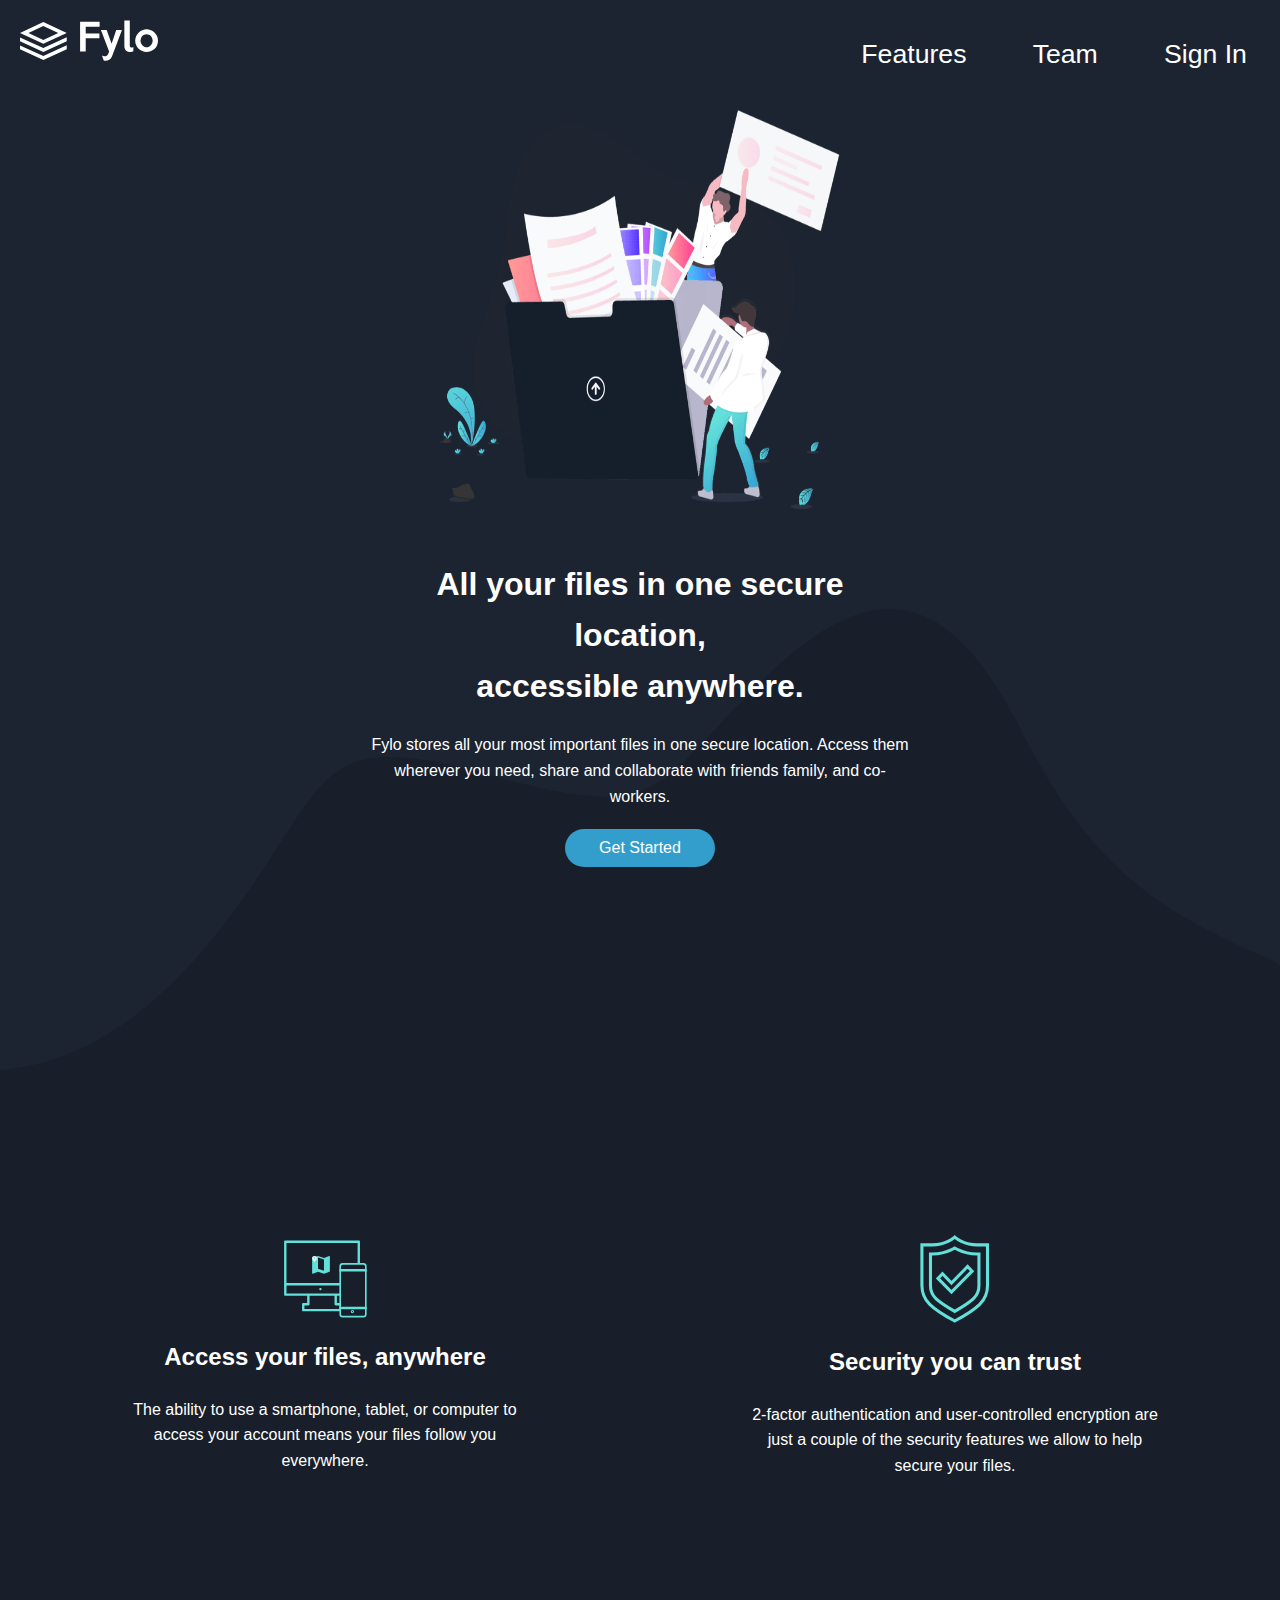
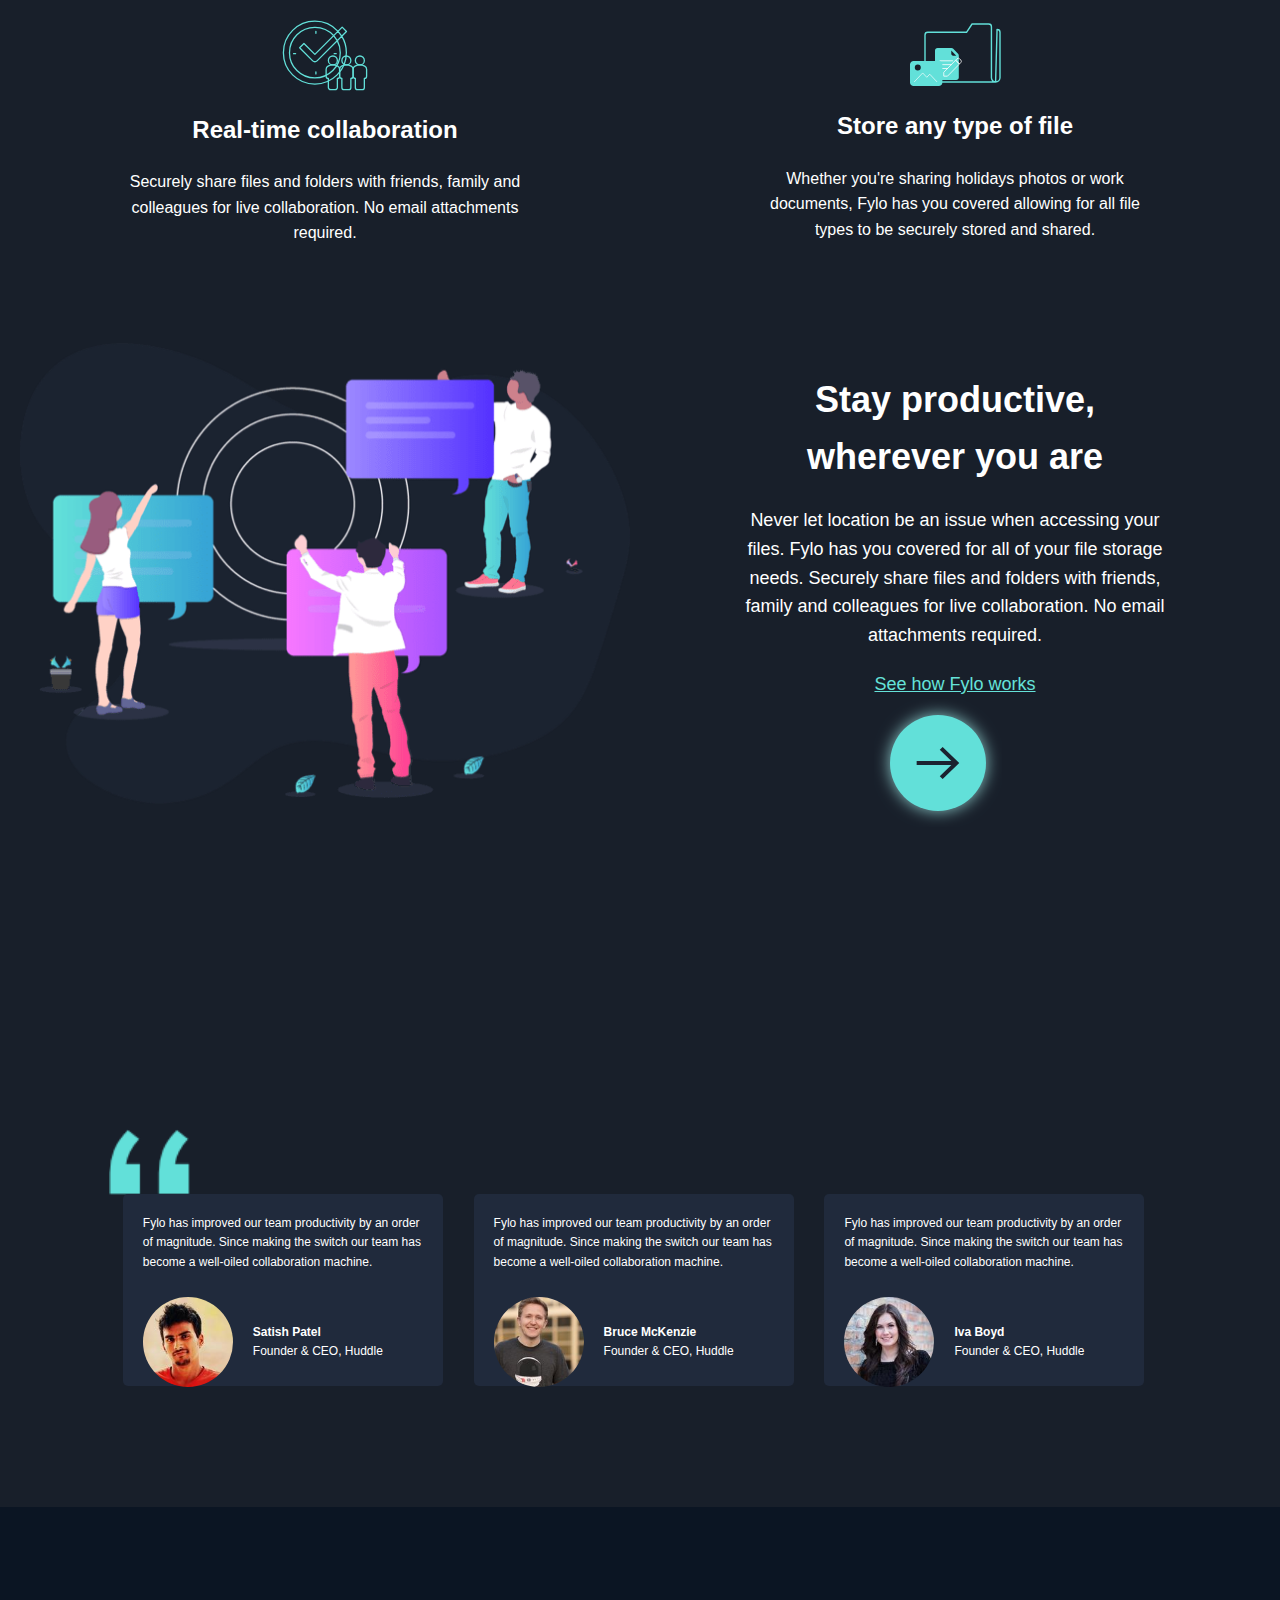
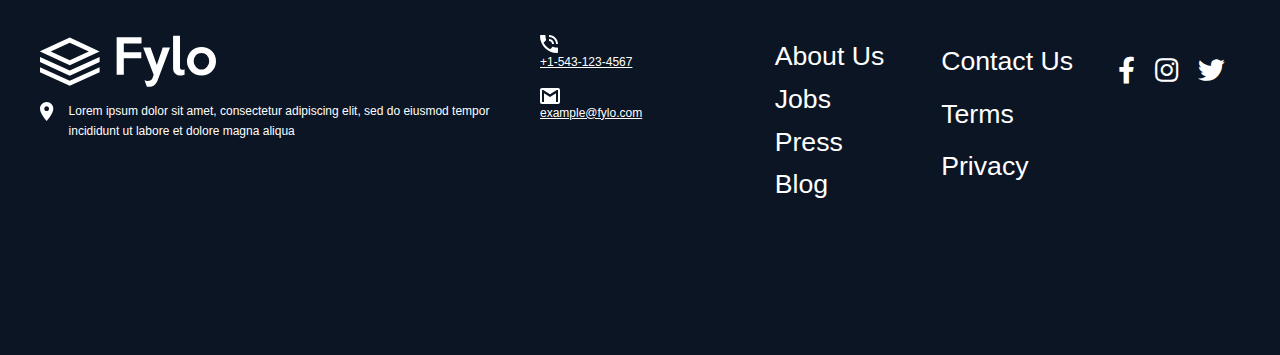
<file: index.html>
<!DOCTYPE html>
<html lang="pt-BR">

<head>
  <meta charset="UTF-8" />
  <meta name="viewport" content="width=device-width, initial-scale=1.0" />
  <title>Front-end Mentor</title>
  <link rel="stylesheet" href="styles.css" />
  <link rel="stylesheet" href="https://use.fontawesome.com/releases/v5.1.0/css/all.css">
</head>

<body>
  <header>
    <a href="" id="logo"><img src="images/logo.svg" alt="logo" /></a>

    <nav id="menu" aria-label="Menu principal">
      <a href="#">Features</a>
      <a href="#">Team</a>
      <a href="#">Sign In</a>
    </nav>
  </header>

  <main>
    <section class="hero">
      <div>
        <img src="images/illustration-intro.png" alt="" aria-hidden="true" />
      </div>

      <div class="text">
        <h1>
          All your files in one secure location, <br />
          accessible anywhere.
        </h1>
        <p>
          Fylo stores all your most important files in one secure location.
          Access them wherever you need, share and collaborate with friends
          family, and co-workers.
        </p>

        <button aria-label="Começar agora">Get Started</button>
      </div>
    </section>

    <section class="services">
      <div class="card">
        <img src="images/icon-access-anywhere.svg" alt="" aria-hidden="true" />
        <h2>Access your files, anywhere</h2>
        <p>
          The ability to use a smartphone, tablet, or computer to access your
          account means your files follow you everywhere.
        </p>
      </div>

      <div class="card">
        <img src="images/icon-security.svg" alt="" aria-hidden="true" />
        <h2>Security you can trust</h2>
        <p>
          2-factor authentication and user-controlled encryption are just a
          couple of the security features we allow to help secure your files.
        </p>
      </div>

      <div class="card">
        <img src="images/icon-collaboration.svg" alt="" aria-hidden="true" />
        <h2>Real-time collaboration</h2>
        <p>
          Securely share files and folders with friends, family and colleagues
          for live collaboration. No email attachments required.
        </p>
      </div>

      <div class="card">
        <img src="images/icon-any-file.svg" alt="" aria-hidden="true" />
        <h2>Store any type of file</h2>
        <p>
          Whether you're sharing holidays photos or work documents, Fylo has
          you covered allowing for all file types to be securely stored and
          shared.
        </p>
      </div>
    </section>

    <section class="finish">
      <img src="images/illustration-stay-productive.png" alt="" aria-hidden="true" />

      <div class="texto">
        <h1>
          Stay productive, <br />
          wherever you are
        </h1>
        <p>
          Never let location be an issue when accessing your files. Fylo has
          you covered for all of your file storage needs. Securely share files
          and folders with friends, family and colleagues for live
          collaboration. No email attachments required.
        </p>

        <a href="">
          See how Fylo works <img class="seta" src="images/icon-arrow.svg" alt="" aria-hidden="true" /></a>
      </div>
    </section>

    <section class="depoimentos">
      <img id="aspas" src="images/bg-quotes.png" alt="" aria-hidden="true" />
      <div class="card2">
        <p>
          Fylo has improved our team productivity by an order of magnitude.
          Since making the switch our team has become a well-oiled
          collaboration machine.
        </p>
        <div class="perfil">
          <img src="images/profile-1.jpg" alt="Foto de Satish Patel" />
          <p>
            <strong>Satish Patel</strong> <br />
            Founder & CEO, Huddle
          </p>
        </div>
      </div>

      <div class="card2">
        <p>
          Fylo has improved our team productivity by an order of magnitude.
          Since making the switch our team has become a well-oiled
          collaboration machine.
        </p>
        <div class="perfil">
          <img src="images/profile-2.jpg" alt="Foto de Bruce McKenzie" />
          <p>
            <strong> Bruce McKenzie</strong> <br />
            Founder & CEO, Huddle
          </p>
        </div>
      </div>

      <div class="card2">
        <p>
          Fylo has improved our team productivity by an order of magnitude.
          Since making the switch our team has become a well-oiled
          collaboration machine.
        </p>
        <div class="perfil">
          <img src="images/profile-3.jpg" alt="Foto de Iva Boyd" />
          <p>
            <strong>Iva Boyd</strong> <br />
            Founder & CEO, Huddle
          </p>
        </div>
      </div>
    </section>

    <span class="contato" id="popup-contato">
      <button id="fechar-popup" aria-label="Fechar popup" style="align-self: flex-end;">✕</button>

      <h1> Get early access today</h1>
      <p> It only takes a minute to sign up and our free starter tier is extremely generous. If you have any
        questions, our support team would be happy to help you.</p>

      <div class="form">
        <input type="email" id="email" name="email" aria-label="Digite seu e-mail" />
        <button aria-label="Inscrever-se gratuitamente">Get Started For Free</button>
      </div>
    </span>
  </main>

  <footer>
    <div class="footer-content">

      <div class="footer-logo">
        <div><img src="images/logo.svg" alt="logo" /></div>

        <div class="txt">
          <img src="images/icon-location.svg" alt="" aria-hidden="true" />
          <p>
            Lorem ipsum dolor sit amet, consectetur adipiscing elit, sed do
            eiusmod tempor incididunt ut labore et dolore magna aliqua
          </p>
        </div>
      </div>

      <div class="contacts">
        <a href=""><img src="images/icon-phone.svg" alt="Telefone" />+1-543-123-4567 <br />
        </a>
        <a href=""><img src="images/icon-email.svg" alt="Email" /> example@fylo.com</a>
      </div>

      <nav class="footer-menu" aria-label="Menu do rodapé">
        <div class="footer-nav">
          <ul>
            <li><a href="#">About Us</a></li>
            <li><a href="#">Jobs</a></li>
            <li><a href="#">Press</a></li>
            <li><a href="#">Blog</a></li>
          </ul>
        </div>

        <div class="footer-links">
          <ul>
            <li><a href="#">Contact Us</a></li>
            <li><a href="#">Terms</a></li>
            <li><a href="#">Privacy</a></li>
          </ul>
        </div>

        <div class="social">
          <a href="#" target="_blank" aria-label="Facebook">
            <i class="fab fa-facebook-f"></i>
          </a>
          <a href="#" target="_blank" aria-label="Instagram">
            <i class="fab fa-instagram"></i>
          </a>
          <a href="#" target="_blank" aria-label="Twitter">
            <i class="fab fa-twitter"></i>
          </a>
        </div>
      </nav>
    </div>
  </footer>

  <script>
  const popupContato = document.getElementById("popup-contato");
  const footer = document.querySelector("footer");
  const fecharPopup = document.getElementById("fechar-popup");

  let popupFechado = false; // variável em memória para controlar estado

  window.addEventListener("scroll", () => {
    if (popupFechado) return; // se já fechou, não mostra mais

    const footerTop = footer.getBoundingClientRect().top;
    const windowHeight = window.innerHeight;

    if (footerTop <= windowHeight) {
      popupContato.style.opacity = "1";
      popupContato.style.transform = "translateY(0)";
      popupContato.style.pointerEvents = "auto";
    }
  });

  fecharPopup.addEventListener("click", () => {
    popupContato.style.opacity = "0";
    popupContato.style.transform = "translateY(50px)";
    popupContato.style.pointerEvents = "none";

    popupFechado = true; // marca que fechou
  });
</script>

</body>

</html>
</file>
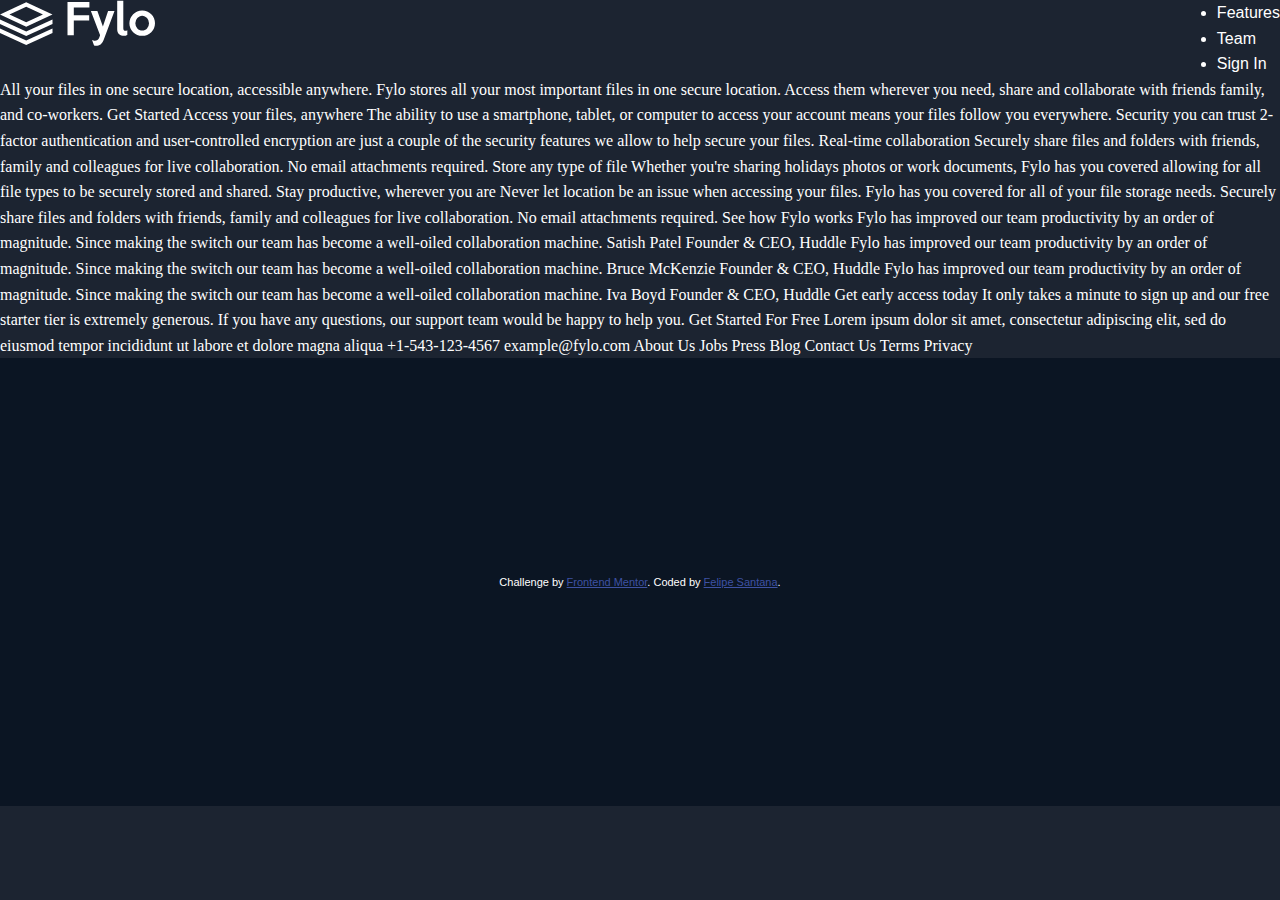
<file: indexmod.html>
<!DOCTYPE html>
<html lang="pt-br">
<head>
  <meta charset="UTF-8">
  <meta name="viewport" content="width=device-width, initial-scale=1.0"> <!-- displays site properly based on user's device -->

  <link rel="icon" type="image/png" sizes="32x32" href="./images/favicon-32x32.png">
  
  <title>Frontend Mentor | Fylo landing page with dark theme and features grid</title>
  <link rel="stylesheet" href="styles.css"> <!-- link to the stylesheet -->

  <!-- Feel free to remove these styles or customise in your own stylesheet 👍 -->
  <style>
    .attribution { font-size: 11px; text-align: center; }
    .attribution a { color: hsl(228, 45%, 44%); }
  </style>
</head>
<body>

  <header><div class="logo"><img src="images/logo.svg" alt=""></div>
  <nav><ul>
   
    <li> Features</li>
     <li>Team</li>
    <li>  Sign In</li>
  </ul></nav>
  </header>
 
 

  All your files in one secure location, accessible anywhere.

  Fylo stores all your most important files in one secure location. Access them wherever 
  you need, share and collaborate with friends family, and co-workers.

  Get Started

  Access your files, anywhere

  The ability to use a smartphone, tablet, or computer to access your account means your 
  files follow you everywhere.

  Security you can trust

  2-factor authentication and user-controlled encryption are just a couple of the security 
  features we allow to help secure your files.

  Real-time collaboration

  Securely share files and folders with friends, family and colleagues for live collaboration. 
  No email attachments required.

  Store any type of file

  Whether you're sharing holidays photos or work documents, Fylo has you covered allowing for all 
  file types to be securely stored and shared.

  Stay productive, wherever you are

  Never let location be an issue when accessing your files. Fylo has you covered for all of your file 
  storage needs.

  Securely share files and folders with friends, family and colleagues for live collaboration. No email 
  attachments required.

  See how Fylo works

  Fylo has improved our team productivity by an order of magnitude. Since making the switch our team has 
  become a well-oiled collaboration machine.

  Satish Patel
  Founder & CEO, Huddle

  Fylo has improved our team productivity by an order of magnitude. Since making the switch our team has 
  become a well-oiled collaboration machine.

  Bruce McKenzie
  Founder & CEO, Huddle

  Fylo has improved our team productivity by an order of magnitude. Since making the switch our team has 
  become a well-oiled collaboration machine.

  Iva Boyd
  Founder & CEO, Huddle

  Get early access today

  It only takes a minute to sign up and our free starter tier is extremely generous. If you have any 
  questions, our support team would be happy to help you.

  Get Started For Free

  Lorem ipsum dolor sit amet, consectetur adipiscing elit, sed do eiusmod tempor incididunt ut labore et 
  dolore magna aliqua

  +1-543-123-4567
  example@fylo.com

  About Us
  Jobs
  Press
  Blog

  Contact Us
  Terms
  Privacy

  <footer>
    <p class="attribution">
      Challenge by <a href="https://www.frontendmentor.io?ref=challenge" target="_blank">Frontend Mentor</a>. 
      Coded by <a href="#">Felipe Santana</a>.
    </p>
  </footer>
</body>
</html>
</file>
<file: styles.css>
@charset "UTF-8";

* {
  margin: 0;
  padding: 0;

  box-sizing: border-box;
  font-family: Arial, sans-serif;
  color: white;
}

.attribution {
  font-size: 11px;
  text-align: center;
}
.attribution a {
  color: hsl(228, 45%, 44%);
}
a:focus,
button:focus,
input:focus {
  outline: 2px solid var(--cyan);
  outline-offset: 2px;
  transition: outline 0.2s ease;
}

:root {
  --dark-blue: hsl(217, 28%, 15%);
  --dark-blue-bg: hsl(218, 28%, 13%);
  --dark-blue-footer: hsl(216, 53%, 9%);
  --dark-blue-testimonial: hsl(219, 30%, 18%);

  --cyan: hsl(176, 68%, 64%);
  --blue: hsl(198, 60%, 50%);
  --light-red: hsl(0, 100%, 63%);
  --white: hsl(0, 0%, 100%);
}

body {
  background-color: var(--dark-blue);
  color: var(--white);
  font-family: "Open Sans";
  line-height: 1.6;
}

img {
  max-width: 100%;
  height: auto;
  display: block;
}
header,
nav,
main,
aside,
footer {
  display: flex;
}

header {
  flex: 1 1 100vw;
  background-color: hsl(217, 28%, 15%);
}

header #logo {
  flex: 0 1 200px;
  padding: 20px;
}

nav {
  flex: 1 1 100vw;
  align-items: center;
  justify-content: flex-end;
}
nav a {
  margin: 3%;
  font-size: 20pt;
  color: white;
  text-decoration: none;
}
nav a:hover {
  color: var(--cyan);
  transform: scale(1.005);
  text-decoration: underline;
}

main {
  display: flex;
  flex: 20 1 500px;
  flex-direction: row;
  justify-content: center;

  flex-wrap: wrap;
  overflow: auto;
}

section {
  display: flex;
  flex-direction: column;
  align-items: center;
  text-align: center;
  width: 100%;

  background-size: 100%;
}

.hero {
  display: flex;
  flex-direction: column;
  align-items: center;
  text-align: center;

  background: url("images/bg-curvy-desktop.svg") no-repeat center;
  background-repeat: no-repeat;
  min-height: 1000px;
  background-position: bottom;
  background-size: 100% 500px;
}

.hero img {
  width: 400px; /* Ajuste o tamanho conforme necessário */
  height: 400px; /* Mantém a proporção da imagem */
}
.hero button:hover {
  background-color: hsl(176, 68%, 64%);
  transform: scale(1.1);

  transition: 0.3s;
}
.text {
  display: flex;
  flex-direction: column;
  align-items: center;
  text-align: center;
  width: 50%;
  height: auto;
  padding: 50px;
  gap: 20px;
}
.text button {
  background-color: hsl(198, 60%, 50%);
  color: white;
  border: none;
  padding: 10px;
  font-size: 16px;
  cursor: pointer;
  width: 150px;

  border-radius: 20px;
}

.services {
  display: grid;
  margin: auto;
  justify-items: center;
  grid-template-columns: 2fr 2fr;
  grid-template-rows: auto;
  gap: 20px;
  padding: 20px;
  background-color: hsl(218, 28%, 13%);
}

.card {
  display: flex;
  flex-direction: column;
  align-items: center;
  justify-content: center;
  width: 50vh;
  height: 20vw;
  padding: 20px;
  gap: 20px;
  margin-top: 100px;
}

.finish {
  display: grid;
  margin: auto;
  justify-items: center;
  grid-template-columns: 2fr 2fr;
  grid-template-rows: auto;
  gap: 20px;
  padding: 20px;
  background-color: hsl(218, 28%, 13%);
}
.texto {
  display: flex;
  flex-direction: column;
  align-items: start;
  text-align: left;
  width: 80%;
  padding: 20px;
  font-size: large;

  padding: 20px;
  gap: 20px;
  margin-top: 50px;
}

aside {
  flex: 1 1 200px;
}

.texto a {
  margin: 0%;
  color: hsl(176, 68%, 64%);
}
.texto a:hover {
  color: hsl(0, 0%, 100%);
  transform: scale(1.1);
  transition: 0.3s;
}

.depoimentos {
  position: relative; /* necessário para posicionar #aspas em relação a .depoimentos */
  display: flex;
  flex-direction: row;
  justify-content: center;
  flex-wrap: wrap;
  background-color: hsl(218, 28%, 13%);
  gap: 2vh;
  align-items: center;
  text-align: start;
  font-size: 12px;
  padding: 2vw;
  height: 50vw;
}

.card2 {
  position: relative;
  display: flex;
  flex-direction: column;
  align-items: start;
  justify-content: start;
  gap: 2vw;
  background-color: hsl(219, 30%, 18%);
  border-radius: 5px;
  width: 25vw;
  height: 15vw;
  /*max-width: 300vw;*/
  margin-top: 23vh;
  margin-right: 1vw;
  padding: 20px;
  z-index: 1;
  flex-wrap: nowrap;
}
#aspas {
  position: absolute;
  top: 41%; /* Posição relativa à altura do container */
  left: 8.5%; /* Ajustável conforme largura do container */
  width: 10vw; /* Responsivo com base na largura da viewport */
  max-width: 9vh;
  z-index: 0;
}

.card2 img {
  width: 10vh;
  height: 10vh;
  border-radius: 50%;
}
.perfil {
  display: flex;
  flex-direction: row;
  align-items: center;
  text-align: start;
  width: 100%;
  padding-bottom: 20px;

  justify-content: start;
  gap: 20px;
}
.perfil h3 {
  align-items: center;
}

footer {
  color: white;
  padding: 40px 20px;
  font-size: 10px;

  width: 100%;
  align-items: center;
  display: flex;
  flex-direction: row;
  justify-content: center;
  flex-wrap: wrap;

  background-color: hsl(216, 53%, 9%);
  gap: 0.1vh;
  align-items: center;
  text-align: start;
  font-size: 12px;
  padding: 2vw;
  height: 35vw;
}

.footer-content {
  display: flex;
  flex-direction: column;
  gap: 30px;

  max-width: 1200px;
  margin: 0 auto;
}

.footer-logo {
  display: flex;
  flex-direction: column;
  gap: 15px;
}

.contacts {
  display: flex;
  flex-direction: column;
  gap: 15px;
  max-width: 10%; /* controla a largura máxima de forma proporcional */

  word-wrap: break-word; /* quebra palavras longas, se necessário */
}

.footer-menu {
  display: flex;
  flex-direction: row;
  justify-content: space-between; /* distribui o espaço igualmente */
  align-items: flex-start;
  gap: 10px; /* espaço entre as colunas */
  flex-wrap: nowrap; /* garante que fiquem lado a lado */
}

.footer-logo .txt {
  display: flex;
  gap: 15px;
}

.footer-logo .txt img {
  width: 20px;
  height: auto;
  align-self: flex-start;
}

/* Remove bolinha dos itens da lista */
.footer-nav ul,
.footer-links ul {
  list-style: none;
  padding: 0;
  margin: 0;
  display: block; /* Garante que o item ocupe toda a linha */
  margin-bottom: 10px; /* Espaço entre os itens */
  white-space: nowrap;
  /* Impede quebra de linha dentro das palavras */
}

/* Estiliza os links dentro dos itens da lista */
.footer-nav,
.footer-links ul li a {
  text-decoration: none;
  color: white;
  display: block;
  margin-bottom: 10px;
}

.footer-links :hover {
  color: var(--cyan);
}

.contacts :hover {
  color: var(--cyan);
}

.redes-sociais {
  display: flex;
  gap: 15px;
  justify-content: center;
}

.redes-sociais i {
  width: 25px;
  height: 25px;
}
.social {
  display: flex;
  justify-content: center;
  align-items: center;
  margin: 5px;
  font-size: 28px;
}

.social a {
  text-decoration: none;
  margin: 10px;
}

.social:hover a i {
  opacity: 0.3;
  transition: 0.5s;
}

.social:hover a:hover i:hover {
  color: var(--cyan);
  opacity: 1;
  transition: 0.5s;
}

.contato {
  position: fixed;
  bottom: 20px;
  left: auto;
  transform: translateX(-50%) translateY(50px);
  opacity: 0;
  pointer-events: none;
  z-index: 999;
  background-color: hsl(217, 28%, 15%);
  padding: 40px 20px;
  width: 90%;
  max-width: 600px;
  border-radius: 15px;
  box-shadow: 0 10px 30px rgba(0, 0, 0, 0.4);
  text-align: center;
  display: flex;
  flex-direction: column;
  gap: 15px;
  transition: all 0.5s ease;
  margin-bottom: 100px;
}

.contato p {
  width: 100%;
  font-size: 14px;
}

.form {
  display: flex;
  justify-content: center;
  gap: 15px;
  flex-wrap: wrap;
}

.contato input {
  border-radius: 20px;
  height: 40px;
  width: 60%;
  padding: 0 15px;
  color: black;
  border: none;
}

.contato button {
  background-color: hsl(198, 60%, 50%);
  color: white;
  border: none;
  padding: 10px 20px;
  font-size: 16px;
  cursor: pointer;
  border-radius: 20px;
}

@media only screen and (max-width: 923px) {
  main {
    order: 1;
  }
  .hero {
    background: url("images/bg-curvy-mobile.svg") no-repeat bottom;
    background-color: hsl(217, 28%, 15%);
  }
  aside {
    order: 2;
    flex: 1 1 100vw;
  }

  footer {
    order: 3;
  }
  .depoimentos {
    flex-direction: column;
  }
}

@media only screen and (max-width: 717px) {
  #openMenu,
  #closeMenu {
    display: block;
  }

  #openMenu {
    margin: auto;
  }

  #closeMenu {
    position: fixed;
    right: 15px;
    top: 15px;
  }

  nav {
    position: fixed;
    flex-direction: column;
    width: 100vw;

    background: rgba(255, 255, 255, 0.8);
    align-items: center;
    justify-content: center;
    margin: 0;
    display: none;
    opacity: 0;
    transition: 0.3s;
  }

  .card2 {
    width: 90vw; /* Usa quase toda a tela menor */
    height: auto; /* Altura automática */
    margin-top: 20px; /* Reduz o espaçamento vertical */
    margin-right: 0; /* Remove o espaçamento lateral */
    padding: 20px;
    gap: 20px;
  }

  #aspas {
    position: relative;
    top: 0;
    left: 0;
    width: 40px;
    max-width: none;
    margin: 10px 0;
  }

  .depoimentos {
    flex-direction: column;
    align-items: center;
    height: auto;
  }

  .body {
    background-color: black;
  }
}



@media only screen and (max-width: 600px) {
  .card2 {
    width: 90vw; /* Usa quase toda a tela menor */
    height: auto; /* Altura automática */
    margin-top: 20px; /* Reduz o espaçamento vertical */
    margin-right: 0; /* Remove o espaçamento lateral */
    padding: 20px;
    gap: 20px;
  }

  #aspas {
    position: relative;
    top: 0;
    left: 0;
    width: 40px;
    max-width: none;
    margin: 10px 0;
  }

  .depoimentos {
    flex-direction: column;
    align-items: center;
    height: auto;
  }
}

@media only screen and (max-width: 768px) {
  .card2 {
    width: 90vw; /* Usa quase toda a tela menor */
    height: auto; /* Altura automática */
    margin-top: 20px; /* Reduz o espaçamento vertical */
    margin-right: 0; /* Remove o espaçamento lateral */
    padding: 20px;
    gap: 20px;
  }

  #aspas {
    position: relative;
    top: 0;
    left: 0;
    width: 40px;
    max-width: none;
    margin: 10px 0;
  }

  .depoimentos {
    flex-direction: column;
    align-items: center;
    height: auto;
  }
}
/* Responsivo para telas maiores */
@media (min-width: 768px) {
  .footer-content {
    flex-direction: row;
    justify-content: space-between;
    flex-wrap: wrap;
  }

  .footer-logo,
  .contacts,
  .footer-menu {
    flex: 1;
    min-width: 200px;
  }

  .footer-links,
  .footer-nav {
    flex: 1;
  }

  .redes-sociais {
    justify-content: flex-start;
  }
}

  .finish a img {         
    width: 10vw;
  }
 .texto {
    align-items: center; /* centraliza os filhos do .texto */
    text-align: center;
  }

/* Tela pequena - celulares até 600px */
@media (max-width: 600px) {
  body {
    font-size: 14px;
  }

  header {
    flex-direction: column;
    align-items: center;
    padding: 10px 0;
  }

  #logo img {
    width: 120px;
  }

  nav#menu {
    width: 100%;
    display: flex;
    justify-content: space-around;
    margin-top: 10px;
  }

  nav#menu a {
    font-size: 16px;
    padding: 10px 5px;
  }

  main {
    flex-direction: column;
    padding: 10px 5px;
  }

  .hero {
    min-height: auto;
    background-size: cover;
    padding: 20px 10px;
  }

  .hero img {
    width: 80vw;
    height: auto;
    margin-bottom: 20px;
  }

  .text {
    width: 100%;
    padding: 10px 0;
  }

  .text h1 {
    font-size: 24px;
  }

  .text p {
    font-size: 16px;
  }

  .text button {
    width: 100%;
    padding: 15px 0;
    font-size: 18px;
  }

  .services {
    grid-template-columns: 1fr;
    gap: 15px;
    padding: 10px;
  }

  .card {
    width: 100%;
    height: auto;
    padding: 15px;
  }

  .card img {
    width: 50px;
    margin-bottom: 10px;
  }

  .finish {
    display: grid;
    padding: 10px;
    justify-items: center; /* alinha os itens horizontalmente */
    text-align: center; /* centraliza o texto */
    grid-template-columns: 1fr; /* muda para uma coluna */
  }

 
  .finish a img {
    width: 10vw;
  }

  .texto {
    width: 100%;
    padding: 0 10px;
    font-size: 16px;
  }

  .depoimentos {
    flex-direction: column;
    height: auto;
    padding: 10px;
    gap: 15px;
  }

  .card2 {
    width: 90vw;
    height: auto;
    margin-top: 0;
    padding: 15px;
  }

  .perfil img {
    width: 60px;
    height: 60px;
  }

  footer {
    flex-direction: column;
    padding: 20px 10px;
    font-size: 14px;
    height: auto;
    text-align: center;
  }

  .footer-content {
    flex-direction: column;
    gap: 20px;
  }

  .footer-logo,
  .contacts,
  .footer-menu {
    width: 100%;
    max-width: none;
  }

  .footer-nav ul,
  .footer-links ul {
    display: flex;
    flex-wrap: wrap;
    justify-content: center;
    gap: 15px;
  }

  .footer-nav ul li,
  .footer-links ul li {
    white-space: nowrap;
  }

  .social {
    justify-content: center;
    margin-top: 10px;
  }
}

/* Tablets e telas médias - até 923px */
@media (max-width: 923px) and (min-width: 601px) {
  main {
    flex-direction: column;
  }

  .hero {
    background: url("images/bg-curvy-mobile.svg") no-repeat bottom;
    background-color: var(--dark-blue);
    min-height: auto;
  }

  aside {
    order: 2;
    flex: 1 1 100vw;
  }

  footer {
    order: 3;
  }

  .depoimentos {
    flex-direction: column;
  }

  .card2 {
    width: 90vw;
    height: auto;
    margin-top: 20px;
    padding: 20px;
  }

  #aspas {
    position: relative;
    top: 0;
    left: 0;
    width: 40px;
    max-width: none;
    margin: 10px 0;
  }
}
</file>
